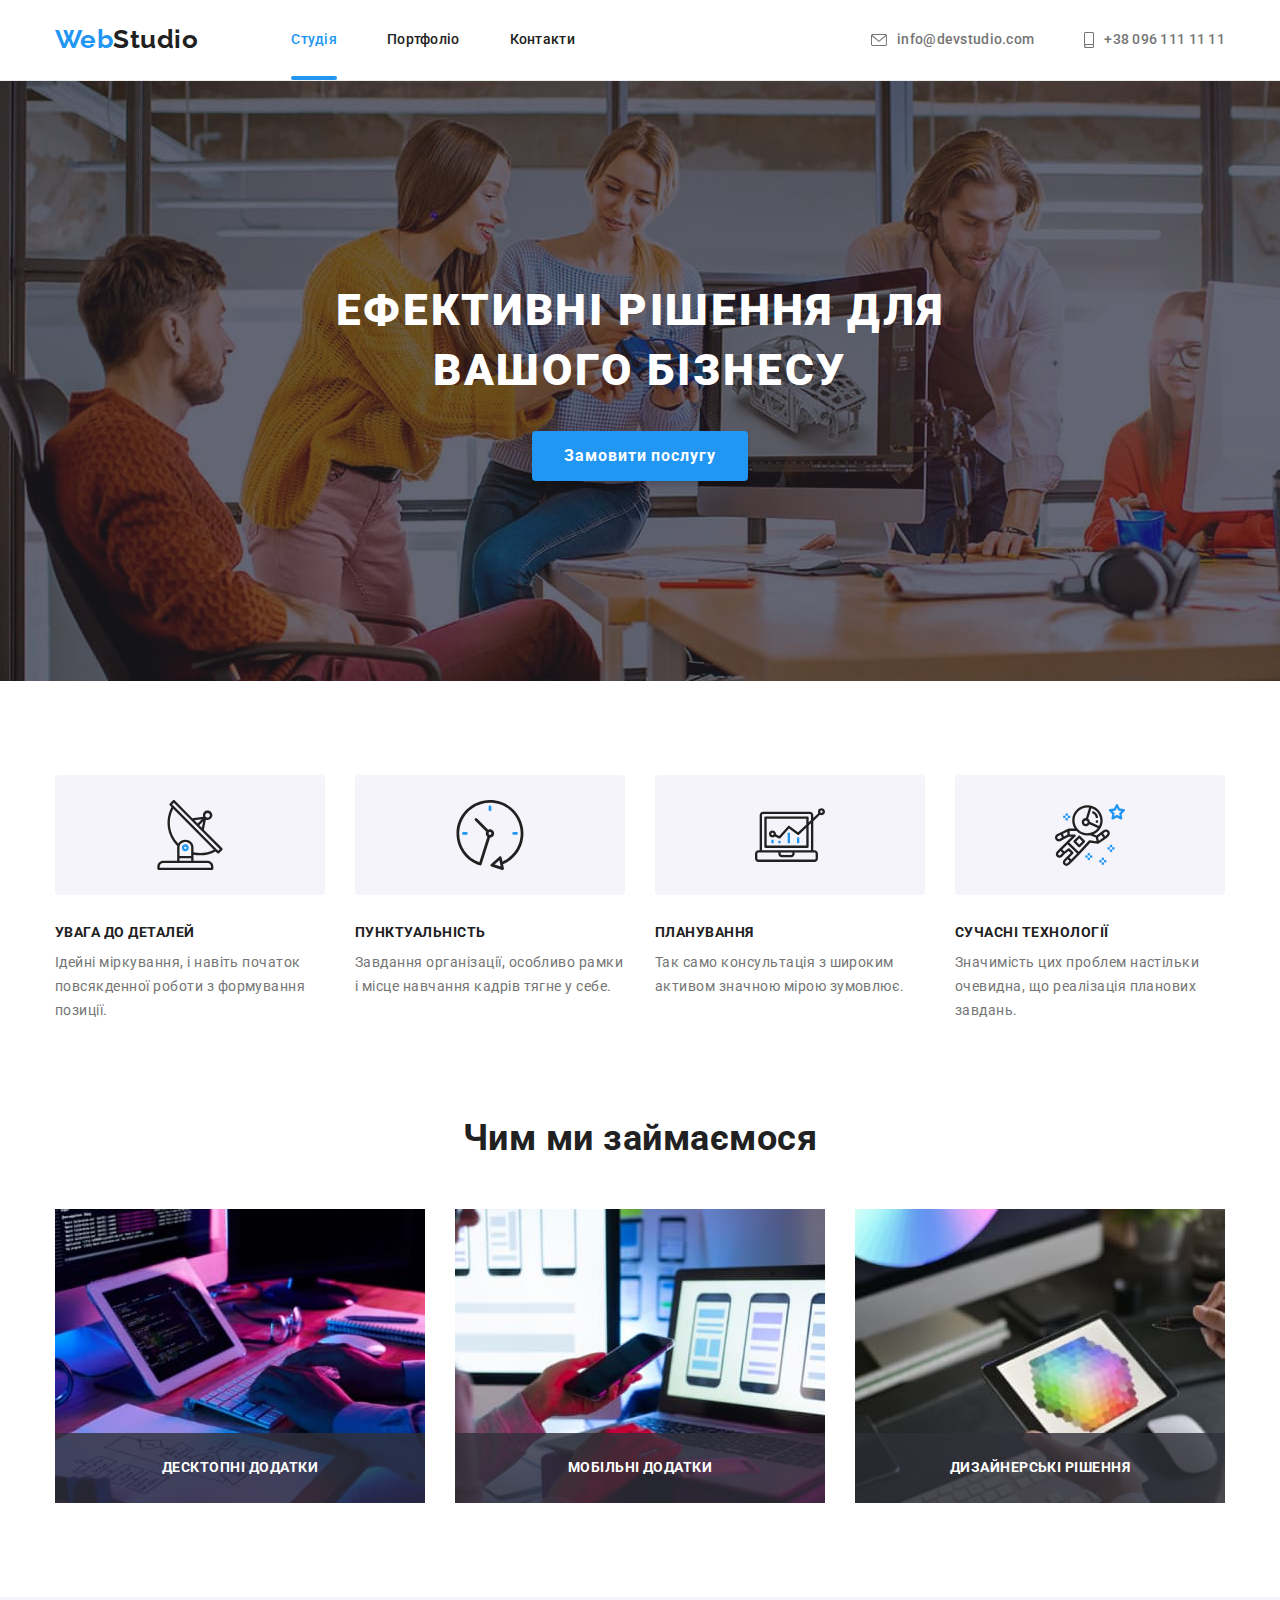
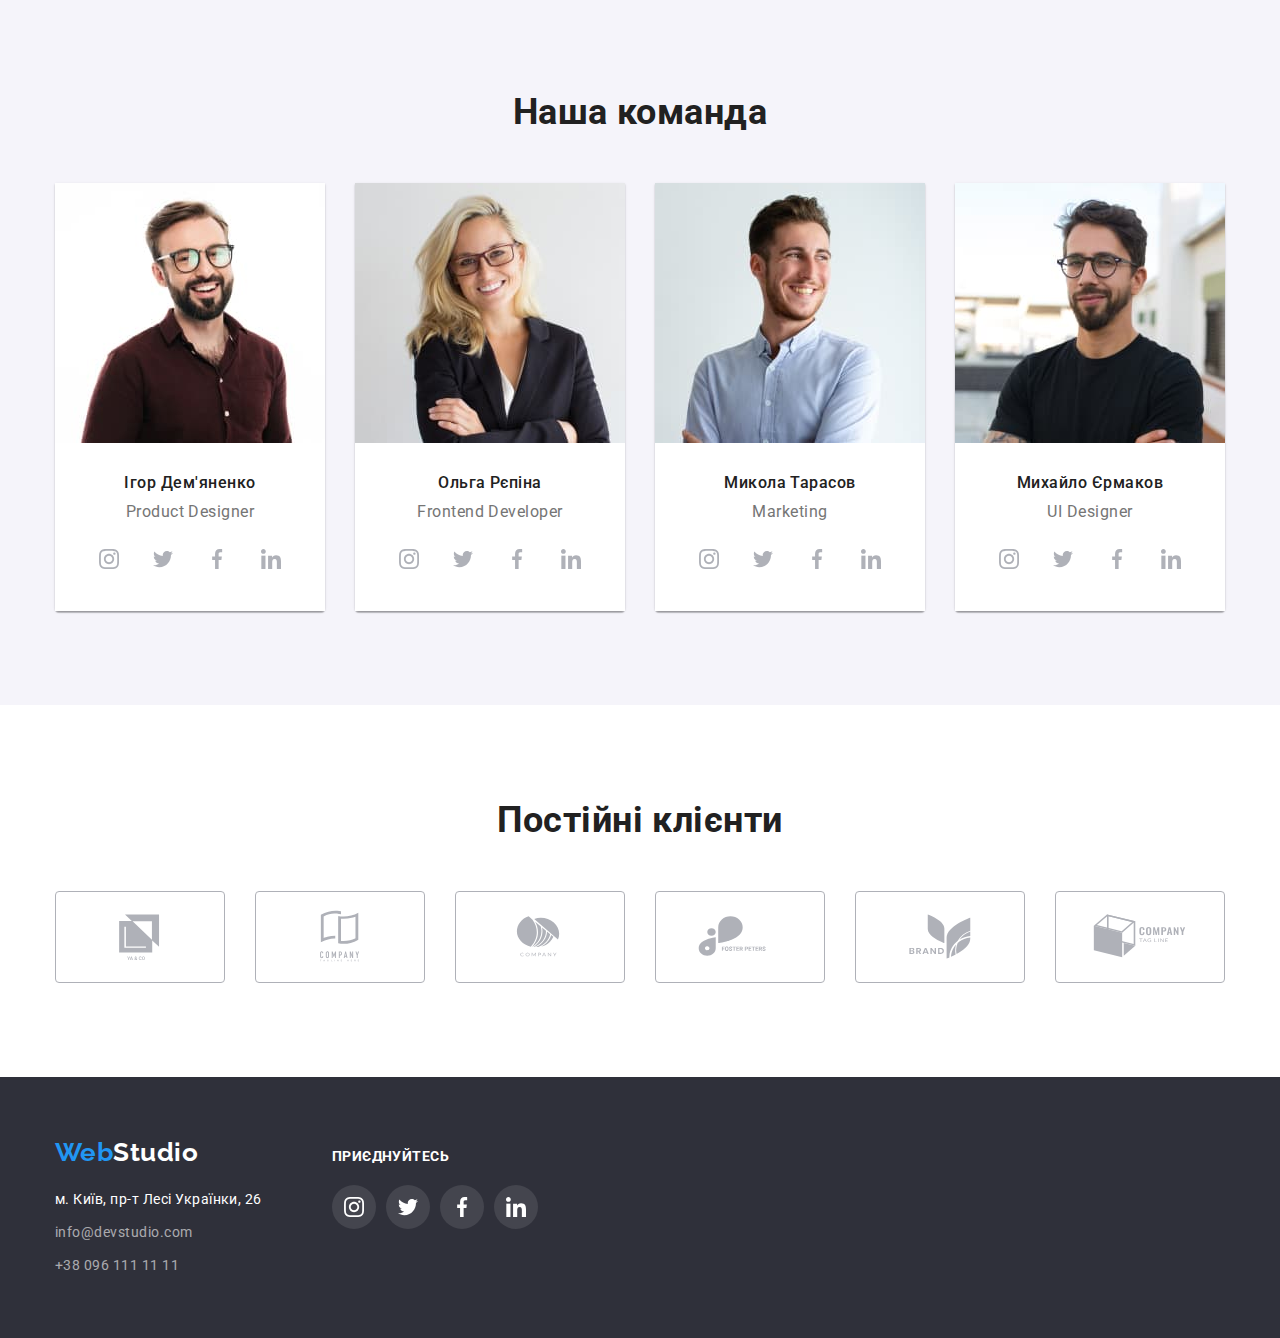
<file: index.html>
<!DOCTYPE html>
<html lang="uk">
  <head>
    <meta charset="UTF-8" />
    <meta http-equiv="X-UA-Compatible" content="IE=edge" />
    <meta name="viewport" content="width=device-width, initial-scale=1.0" />
    <title>WebStudio</title>
    <link
      rel="stylesheet"
      href="https://cdnjs.cloudflare.com/ajax/libs/modern-normalize/1.0.0/modern-normalize.min.css"
    />
    <link rel="preconnect" href="https://fonts.googleapis.com" />
    <link rel="preconnect" href="https://fonts.gstatic.com" crossorigin />
    <link
      href="https://fonts.googleapis.com/css2?family=Raleway:wght@700&family=Roboto:wght@400;500;700;900&display=swap"
      rel="stylesheet"
    />
    <link rel="stylesheet" href="./css/styles.css" />
  </head>
  <body>
    <header class="header">
      <div class="navi-main container">
        <nav class="navi">
          <a href="./index.html" class="header-logo"
            >Web<span class="header-studio">Studio</span></a
          >
          <ul class="navi-list">
            <li class="navi-item">
              <a href="./index.html" class="navigation current">Студія</a>
            </li>
            <li class="navi-item"><a href="./portfolio.html" class="navigation">Портфоліо</a></li>
            <li class="navi-item"><a href="#" class="navigation">Контакти</a></li>
          </ul>
        </nav>

        <ul class="cont-list">
          <li class="cont-item contacts">
            <a href="mailto:info@devstudio.com" class="contacts-top"
              ><svg class="icon-contacts" width="16" height="12">
                <use href="./images/icons.svg#icon-envelope"></use></svg
              >info@devstudio.com</a
            >
          </li>
          <li class="cont-item">
            <a href="tel:+380961111111" class="contacts-top"
              ><svg class="icon-contacts" width="10" height="16">
                <use href="./images/icons.svg#icon-smartphone"></use></svg
              >+38 096 111 11 11</a
            >
          </li>
        </ul>
      </div>
    </header>
    <main>
      <section class="hero">
        <div class="container">
          <h1 class="hero-title">Ефективні рішення для вашого бізнесу</h1>
          <button type="button" class="button-hero" data-modal-open>Замовити послугу</button>
        </div>
      </section>
      <section class="advantages section">
        <div class="container">
          <h2 class="visually-hidden">Наші переваги</h2>
          <ul class="advantages-list">
            <li class="advantages-item icon-antenna">
              <h3 class="advantages-subtitle">Увага до деталей</h3>
              <p class="advantages-text">
                Ідейні міркування, і навіть початок повсякденної роботи з формування позиції.
              </p>
            </li>
            <li class="advantages-item icon-clock">
              <h3 class="advantages-subtitle">Пунктуальність</h3>
              <p class="advantages-text">
                Завдання організації, особливо рамки і місце навчання кадрів тягне у себе.
              </p>
            </li>
            <li class="advantages-item icon-diagram">
              <h3 class="advantages-subtitle">Планування</h3>
              <p class="advantages-text">
                Так само консультація з широким активом значною мірою зумовлює.
              </p>
            </li>
            <li class="advantages-item icon-astronaut">
              <h3 class="advantages-subtitle">Сучасні технології</h3>
              <p class="advantages-text">
                Значимість цих проблем настільки очевидна, що реалізація планових завдань.
              </p>
            </li>
          </ul>
        </div>
      </section>
      <section class="projects section">
        <div class="container">
          <h2 class="title projects-title">Чим ми займаємося</h2>
          <ul class="projects-list">
            <li class="projects-item">
              <h3 class="projects-subtitle">Десктопні додатки</h3>
              <img src="./images/imgone.jpg" alt="Програміст працює" width="370" />
            </li>
            <li class="projects-item">
              <h3 class="projects-subtitle">Мобільні додатки</h3>
              <img src="./images/imgtwo.jpg" alt=" Веб дизайнер розробляє додаток" width="370" />
            </li>
            <li class="projects-item">
              <h3 class="projects-subtitle">Дизайнерські рішення</h3>
              <img src="./images/imgthree.jpg" alt="Художник працює з планшетом" width="370" />
            </li>
          </ul>
        </div>
      </section>
      <section class="profile section">
        <div class="container">
          <h2 class="title profile-title">Наша команда</h2>
          <ul class="profile-list">
            <li class="profile-box">
              <img src="./images/teamone.jpg" alt="Ігор Дем'яненко" width="270" />
              <div class="profile-background">
                <h3 class="profile-subtitle">Ігор Дем'яненко</h3>
                <p lang="en" class="profile-text">Product Designer</p>
                <ul class="network-list">
                  <li>
                    <a href="" class="network-link"
                      ><svg class="icon-net" width="20" height="20">
                        <use href="./images/icons.svg#icon-instagram"></use></svg
                    ></a>
                  </li>
                  <li>
                    <a href="" class="network-link"
                      ><svg class="icon-net" width="20" height="20">
                        <use href="./images/icons.svg#icon-twitter"></use></svg
                    ></a>
                  </li>
                  <li>
                    <a href="" class="network-link"
                      ><svg class="icon-net" width="20" height="20">
                        <use href="./images/icons.svg#icon-facebook"></use></svg
                    ></a>
                  </li>
                  <li>
                    <a href="" class="network-link"
                      ><svg class="icon-net" width="20" height="20">
                        <use href="./images/icons.svg#icon-linkedin"></use></svg
                    ></a>
                  </li>
                </ul>
              </div>
            </li>
            <li class="profile-box">
              <img src="./images/teamtwo.jpg" alt="Ольга Рєпіна" width="270" />
              <div class="profile-background">
                <h3 class="profile-subtitle">Ольга Рєпіна</h3>
                <p lang="en" class="profile-text">Frontend Developer</p>
                <ul class="network-list">
                  <li class="network-item">
                    <a href="" class="network-link"
                      ><svg class="icon-net" width="20" height="20">
                        <use href="./images/icons.svg#icon-instagram"></use></svg
                    ></a>
                  </li>
                  <li class="network-item">
                    <a href="" class="network-link"
                      ><svg class="icon-net" width="20" height="20">
                        <use href="./images/icons.svg#icon-twitter"></use></svg
                    ></a>
                  </li>
                  <li class="network-item">
                    <a href="" class="network-link"
                      ><svg class="icon-net" width="20" height="20">
                        <use href="./images/icons.svg#icon-facebook"></use></svg
                    ></a>
                  </li>
                  <li class="network-item">
                    <a href="" class="network-link"
                      ><svg class="icon-net" width="20" height="20">
                        <use href="./images/icons.svg#icon-linkedin"></use></svg
                    ></a>
                  </li>
                </ul>
              </div>
            </li>
            <li class="profile-box">
              <img src="./images/teamthree.jpg" alt="Микола Тарасов" width="270" />
              <div class="profile-background">
                <h3 class="profile-subtitle">Микола Тарасов</h3>
                <p lang="en" class="profile-text">Marketing</p>
                <ul class="network-list">
                  <li class="network-item">
                    <a href="" class="network-link"
                      ><svg class="icon-net" width="20" height="20">
                        <use href="./images/icons.svg#icon-instagram"></use></svg
                    ></a>
                  </li>
                  <li class="network-item">
                    <a href="" class="network-link"
                      ><svg class="icon-net" width="20" height="20">
                        <use href="./images/icons.svg#icon-twitter"></use></svg
                    ></a>
                  </li>
                  <li class="network-item">
                    <a href="" class="network-link"
                      ><svg class="icon-net" width="20" height="20">
                        <use href="./images/icons.svg#icon-facebook"></use></svg
                    ></a>
                  </li>
                  <li class="network-item">
                    <a href="" class="network-link"
                      ><svg class="icon-net" width="20" height="20">
                        <use href="./images/icons.svg#icon-linkedin"></use></svg
                    ></a>
                  </li>
                </ul>
              </div>
            </li>
            <li class="profile-box">
              <img src="./images/teamfour.jpg" alt="Михайло Єрмаков" width="270" />
              <div class="profile-background">
                <h3 class="profile-subtitle">Михайло Єрмаков</h3>
                <p lang="en" class="profile-text">UI Designer</p>
                <ul class="network-list">
                  <li class="network-item">
                    <a href="" class="network-link"
                      ><svg class="icon-net" width="20" height="20">
                        <use href="./images/icons.svg#icon-instagram"></use></svg
                    ></a>
                  </li>
                  <li class="network-item">
                    <a href="" class="network-link"
                      ><svg class="icon-net" width="20" height="20">
                        <use href="./images/icons.svg#icon-twitter"></use></svg
                    ></a>
                  </li>
                  <li class="network-item">
                    <a href="" class="network-link"
                      ><svg class="icon-net" width="20" height="20">
                        <use href="./images/icons.svg#icon-facebook"></use></svg
                    ></a>
                  </li>
                  <li class="network-item">
                    <a href="" class="network-link"
                      ><svg class="icon-net" width="20" height="20">
                        <use href="./images/icons.svg#icon-linkedin"></use></svg
                    ></a>
                  </li>
                </ul>
              </div>
            </li>
          </ul>
        </div>
      </section>
      <section class="clients section">
        <div class="container">
          <h2 class="title">Постійні клієнти</h2>
          <ul class="clients-list">
            <li class="clients-item">
              <a href="" class="clients-link"
                ><svg width="106" height="60" class="icon-clients">
                  <use href="./images/icons.svg#icon-logoyaco"></use></svg
              ></a>
            </li>
            <li class="clients-item">
              <a href="" class="clients-link"
                ><svg width="106" height="60" class="icon-clients">
                  <use href="./images/icons.svg#icon-logotagline"></use></svg
              ></a>
            </li>
            <li class="clients-item">
              <a href="" class="clients-link"
                ><svg width="106" height="60" class="icon-clients">
                  <use href="./images/icons.svg#icon-logocompany"></use></svg
              ></a>
            </li>
            <li class="clients-item">
              <a href="" class="clients-link"
                ><svg width="106" height="60" class="icon-clients">
                  <use href="./images/icons.svg#icon-logofoster"></use></svg
              ></a>
            </li>
            <li class="clients-item">
              <a href="" class="clients-link"
                ><svg width="106" height="60" class="icon-clients">
                  <use href="./images/icons.svg#icon-logobrand"></use></svg
              ></a>
            </li>
            <li class="clients-item">
              <a href="" class="clients-link"
                ><svg width="106" height="60" class="icon-clients">
                  <use href="./images/icons.svg#icon-logotagcompany"></use></svg
              ></a>
            </li>
          </ul>
        </div>
      </section>
    </main>
    <footer class="footer">
      <div class="footer-container">
        <div class="contacts-block">
          <a href="./index.html" class="footer-logo"
            >Web<span class="footer-studio">Studio</span></a
          >
          <address>
            <ul class="address-list">
              <li class="address-item">
                <a
                  href="https://goo.gl/maps/CPtrU1FHBa2aNyZL9"
                  target="_blank"
                  rel="noopener noreferrer nofollow"
                  class="map-link"
                  >м. Київ, пр-т Лесі Українки, 26
                </a>
              </li>
              <li class="address-item">
                <a href="mailto:info@devstudio.com" class="contacts-bottom">info@devstudio.com</a>
              </li>
              <li class="address-item">
                <a href="tel:+380961111111" class="contacts-bottom">+38 096 111 11 11</a>
              </li>
            </ul>
          </address>
        </div>
        <div class="footer-social">
          <p class="footer-subtitle">Приєднуйтесь</p>
          <ul class="network-list">
            <li class="footer-item">
              <a href="" class="footer-link">
                <svg class="icon-net" width="20" height="20">
                  <use href="./images/icons.svg#icon-instagram"></use>
                </svg>
              </a>
            </li>
            <li class="footer-item">
              <a href="" class="footer-link"
                ><svg class="icon-net" width="20" height="20">
                  <use href="./images/icons.svg#icon-twitter"></use></svg
              ></a>
            </li>
            <li class="footer-item">
              <a href="" class="footer-link"
                ><svg class="icon-net" width="20" height="20">
                  <use href="./images/icons.svg#icon-facebook"></use></svg
              ></a>
            </li>
            <li class="footer-item">
              <a href="" class="footer-link"
                ><svg class="icon-net" width="20" height="20">
                  <use href="./images/icons.svg#icon-linkedin"></use></svg
              ></a>
            </li>
          </ul>
        </div>
      </div>
    </footer>

    <div class="backdrop is-hidden" data-modal>
      <div class="modal">
        <button class="modal-close-btn icon-modal" type="button" data-modal-close></button>
      </div>
    </div>

    <script src="./js/modal.js"></script>
  </body>
</html>
</file>
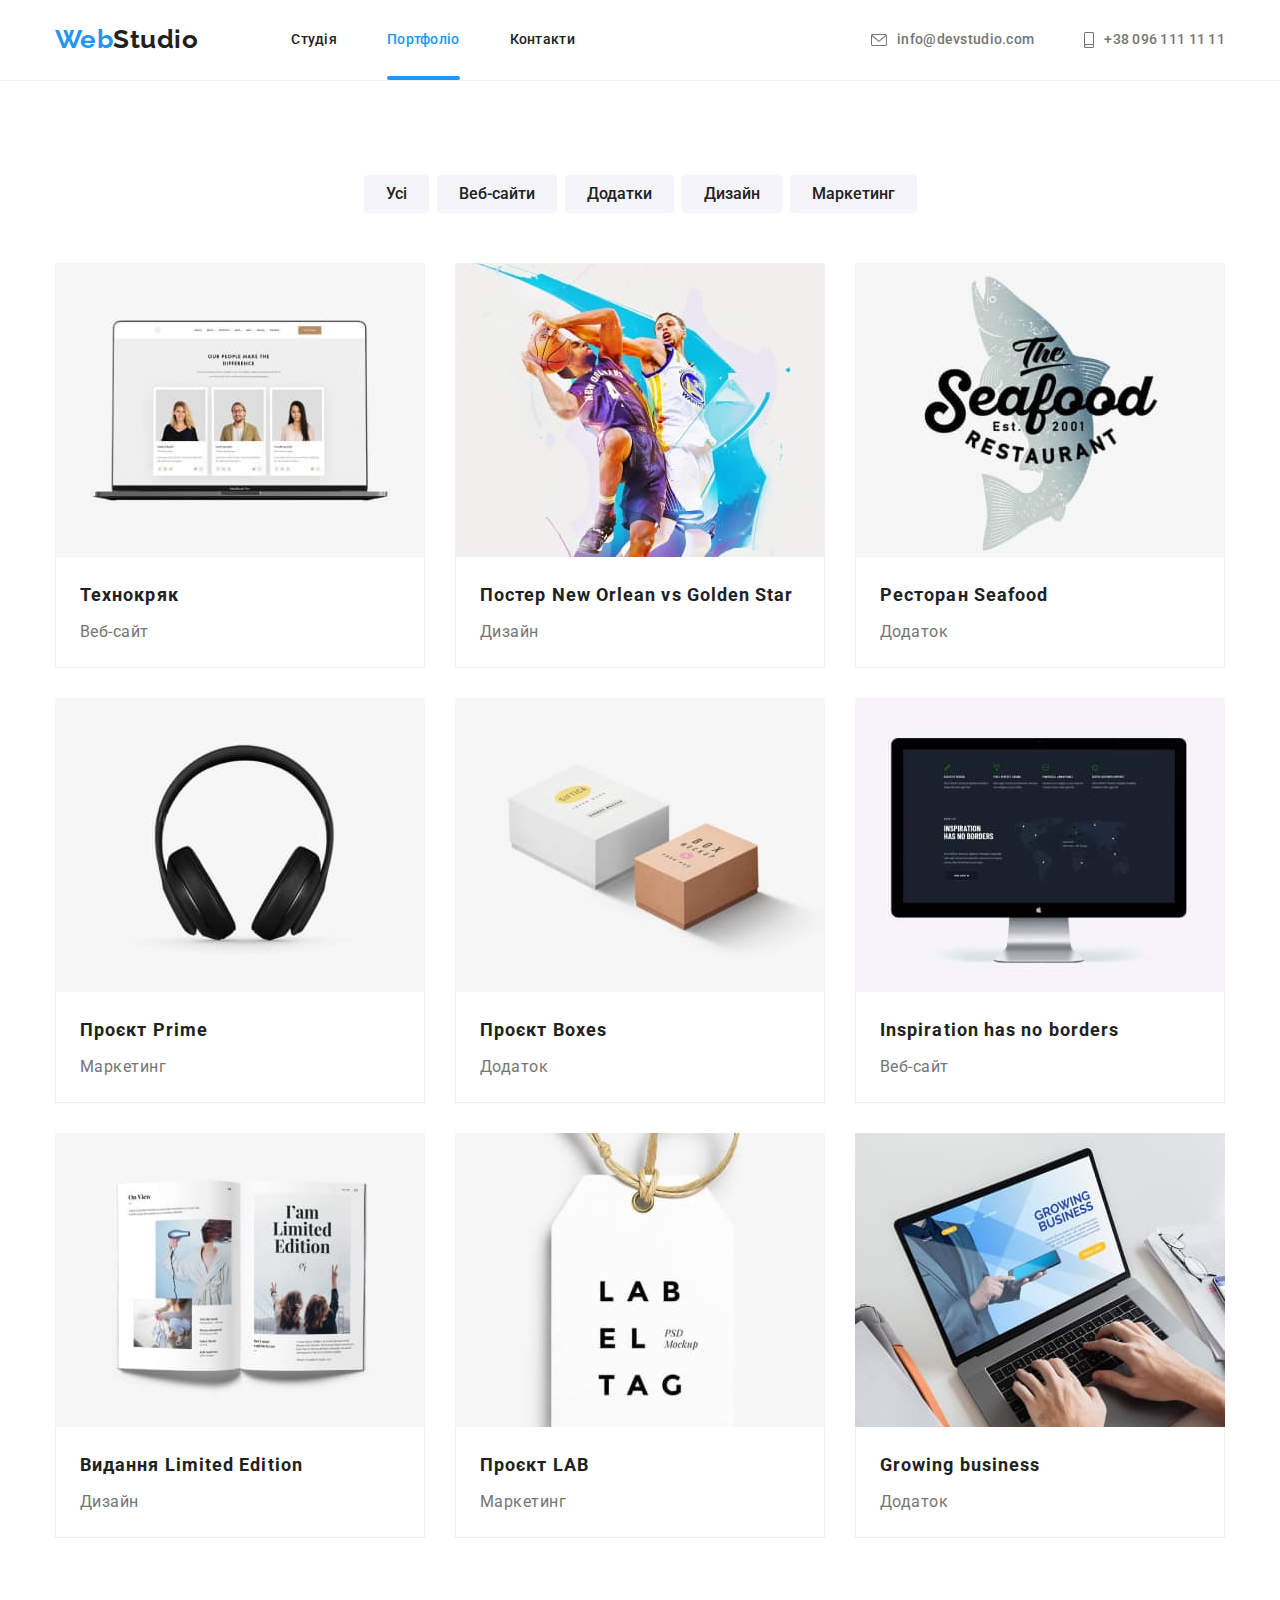
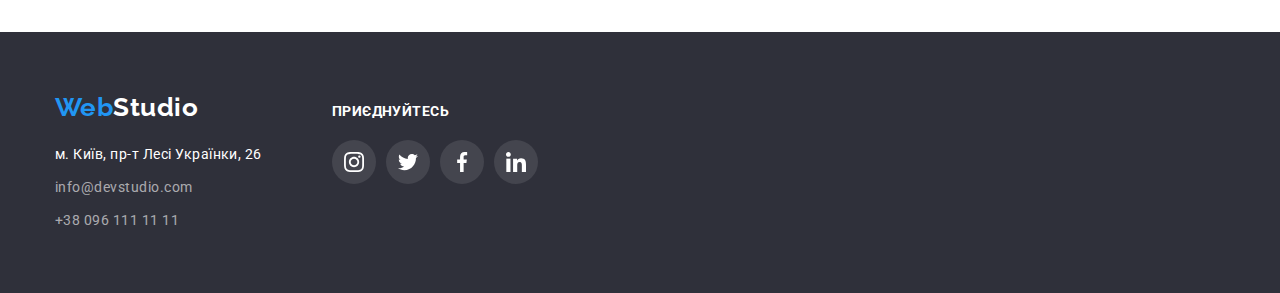
<file: portfolio.html>
<!DOCTYPE html>
<html lang="uk">
  <head>
    <meta charset="UTF-8" />
    <meta http-equiv="X-UA-Compatible" content="IE=edge" />
    <meta name="viewport" content="width=device-width, initial-scale=1.0" />
    <title>Portfolio</title>
    <link
      rel="stylesheet"
      href="https://cdnjs.cloudflare.com/ajax/libs/modern-normalize/1.0.0/modern-normalize.min.css"
    />
    <link rel="preconnect" href="https://fonts.googleapis.com" />
    <link rel="preconnect" href="https://fonts.gstatic.com" crossorigin />
    <link
      href="https://fonts.googleapis.com/css2?family=Raleway:wght@700&family=Roboto:wght@400;500;700;900&display=swap"
      rel="stylesheet"
    />
    <link rel="stylesheet" href="./css/styles.css" />
  </head>
  <body>
    <header class="header">
      <div class="navi-main container">
        <nav class="navi">
          <a href="./index.html" class="header-logo"
            >Web<span class="header-studio">Studio</span></a
          >
          <ul class="navi-list">
            <li class="navi-item">
              <a href="./index.html" class="navigation">Студія</a>
            </li>
            <li class="navi-item">
              <a href="./portfolio.html" class="navigation current">Портфоліо</a>
            </li>
            <li class="navi-item"><a href="#" class="navigation">Контакти</a></li>
          </ul>
        </nav>

        <ul class="cont-list">
          <li class="cont-item contacts">
            <a href="mailto:info@devstudio.com" class="contacts-top"
              ><svg class="icon-contacts" width="16" height="12">
                <use href="./images/icons.svg#icon-envelope"></use></svg
              >info@devstudio.com</a
            >
          </li>
          <li class="cont-item">
            <a href="tel:+380961111111" class="contacts-top"
              ><svg class="icon-contacts" width="10" height="16">
                <use href="./images/icons.svg#icon-smartphone"></use></svg
              >+38 096 111 11 11</a
            >
          </li>
        </ul>
      </div>
    </header>
    <main>
      <section class="portfolio section">
        <div class="container">
          <h1 class="visually-hidden">Наші роботи</h1>
          <ul class="portfolio-list">
            <li class="portfolio-item">
              <button type="button" class="portfolio-buttons">Усі</button>
            </li>
            <li class="portfolio-item">
              <button type="button" class="portfolio-buttons">Веб-сайти</button>
            </li>
            <li class="portfolio-item">
              <button type="button" class="portfolio-buttons">Додатки</button>
            </li>
            <li class="portfolio-item">
              <button type="button" class="portfolio-buttons">Дизайн</button>
            </li>
            <li class="portfolio-item">
              <button type="button" class="portfolio-buttons">Маркетинг</button>
            </li>
          </ul>

          <ul class="gallery">
            <li class="gallery-box">
              <a class="gallery-link" href="#"
                ><div class="gallery-overflow">
                  <p class="gallery-text-hidden">
                    Ресурс пропонує комплексні пропозиції з різним рівнем функціоналу та сервісів.
                    Все це дозволить відвідувачу отримати вичерпні відомості про компанію чи
                    приватну особу.
                  </p>
                  <img src="./images/techcrack.jpg" alt="Ноутбук відкритий" width="370" />
                </div>
                <div class="gallery-item">
                  <h2 class="gallery-title">Технокряк</h2>
                  <p class="gallery-text">Веб-сайт</p>
                </div>
              </a>
            </li>
            <li class="gallery-box">
              <a class="gallery-link" href="#"
                ><div class="gallery-overflow">
                  <p class="gallery-text-hidden">
                    Ресурс пропонує комплексні пропозиції з різним рівнем функціоналу та сервісів.
                    Все це дозволить відвідувачу отримати вичерпні відомості про компанію чи
                    приватну особу.
                  </p>
                  <img src="./images/basketball.jpg" alt="Два баскетболіста грають" width="370" />
                </div>
                <div class="gallery-item">
                  <h2 class="gallery-title">Постер New Orlean vs Golden Star</h2>
                  <p class="gallery-text">Дизайн</p>
                </div>
              </a>
            </li>
            <li class="gallery-box">
              <a class="gallery-link" href="#"
                ><div class="gallery-overflow">
                  <p class="gallery-text-hidden">
                    Ресурс пропонує комплексні пропозиції з різним рівнем функціоналу та сервісів.
                    Все це дозволить відвідувачу отримати вичерпні відомості про компанію чи
                    приватну особу.
                  </p>
                  <img src="./images/seafood.jpg" alt="Риба" width="370" />
                </div>
                <div class="gallery-item">
                  <h2 class="gallery-title">Ресторан Seafood</h2>
                  <p class="gallery-text">Додаток</p>
                </div>
              </a>
            </li>
            <li class="gallery-box">
              <a class="gallery-link" href="#"
                ><div class="gallery-overflow">
                  <p class="gallery-text-hidden">
                    Ресурс пропонує комплексні пропозиції з різним рівнем функціоналу та сервісів.
                    Все це дозволить відвідувачу отримати вичерпні відомості про компанію чи
                    приватну особу.
                  </p>
                  <img src="./images/prime.jpg" alt="Навушники" width="370" />
                </div>
                <div class="gallery-item">
                  <h2 class="gallery-title">Проєкт Prime</h2>
                  <p class="gallery-text">Маркетинг</p>
                </div>
              </a>
            </li>
            <li class="gallery-box">
              <a class="gallery-link" href="#">
                <div class="gallery-overflow">
                  <p class="gallery-text-hidden">
                    Ресурс пропонує комплексні пропозиції з різним рівнем функціоналу та сервісів.
                    Все це дозволить відвідувачу отримати вичерпні відомості про компанію чи
                    приватну особу.
                  </p>
                  <img src="./images/boxes.jpg" alt="Дві коробки" width="370" />
                </div>
                <div class="gallery-item">
                  <h2 class="gallery-title">Проєкт Boxes</h2>
                  <p class="gallery-text">Додаток</p>
                </div>
              </a>
            </li>
            <li class="gallery-box">
              <a class="gallery-link" href="#">
                <div class="gallery-overflow">
                  <p class="gallery-text-hidden">
                    Ресурс пропонує комплексні пропозиції з різним рівнем функціоналу та сервісів.
                    Все це дозволить відвідувачу отримати вичерпні відомості про компанію чи
                    приватну особу.
                  </p>
                  <img src="./images/inspiration.jpg" alt="Монітор комп'ютера" width="370" />
                </div>
                <div class="gallery-item">
                  <h2 lang="en" class="gallery-title">Inspiration has no borders</h2>
                  <p class="gallery-text">Веб-сайт</p>
                </div>
              </a>
            </li>
            <li class="gallery-box">
              <a class="gallery-link" href="#">
                <div class="gallery-overflow">
                  <p class="gallery-text-hidden">
                    Ресурс пропонує комплексні пропозиції з різним рівнем функціоналу та сервісів.
                    Все це дозволить відвідувачу отримати вичерпні відомості про компанію чи
                    приватну особу.
                  </p>
                  <img src="./images/limited.jpg" alt="Розгорнутий журнал" width="370" />
                </div>
                <div class="gallery-item">
                  <h2 class="gallery-title">Видання Limited Edition</h2>
                  <p class="gallery-text">Дизайн</p>
                </div>
              </a>
            </li>
            <li class="gallery-box">
              <a class="gallery-link" href="#">
                <div class="gallery-overflow">
                  <p class="gallery-text-hidden">
                    Ресурс пропонує комплексні пропозиції з різним рівнем функціоналу та сервісів.
                    Все це дозволить відвідувачу отримати вичерпні відомості про компанію чи
                    приватну особу.
                  </p>
                  <img src="./images/lab.jpg" alt="Біла бірка" width="370" />
                </div>
                <div class="gallery-item">
                  <h2 class="gallery-title">Проєкт LAB</h2>
                  <p class="gallery-text">Маркетинг</p>
                </div>
              </a>
            </li>
            <li class="gallery-box">
              <a class="gallery-link" href="#">
                <div class="gallery-overflow">
                  <p class="gallery-text-hidden">
                    Ресурс пропонує комплексні пропозиції з різним рівнем функціоналу та сервісів.
                    Все це дозволить відвідувачу отримати вичерпні відомості про компанію чи
                    приватну особу.
                  </p>
                  <img src="./images/growing.jpg" alt="Відкритий ноутбук" width="370" />
                </div>
                <div class="gallery-item">
                  <h2 lang="en" class="gallery-title">Growing business</h2>
                  <p class="gallery-text">Додаток</p>
                </div>
              </a>
            </li>
          </ul>
        </div>
      </section>
    </main>
    <footer class="footer">
      <div class="footer-container">
        <div class="contacts-block">
          <a href="./index.html" class="footer-logo"
            >Web<span class="footer-studio">Studio</span></a
          >
          <address>
            <ul class="address-list">
              <li class="address-item">
                <a
                  href="https://goo.gl/maps/CPtrU1FHBa2aNyZL9"
                  target="_blank"
                  rel="noopener noreferrer nofollow"
                  class="map-link"
                  >м. Київ, пр-т Лесі Українки, 26
                </a>
              </li>
              <li class="address-item">
                <a href="mailto:info@devstudio.com" class="contacts-bottom">info@devstudio.com</a>
              </li>
              <li class="address-item">
                <a href="tel:+380961111111" class="contacts-bottom">+38 096 111 11 11</a>
              </li>
            </ul>
          </address>
        </div>
        <div class="footer-social">
          <p class="footer-subtitle">Приєднуйтесь</p>
          <ul class="network-list">
            <li class="footer-item">
              <a href="" class="footer-link">
                <svg class="icon-net" width="20" height="20">
                  <use href="./images/icons.svg#icon-instagram"></use>
                </svg>
              </a>
            </li>
            <li class="footer-item">
              <a href="" class="footer-link"
                ><svg class="icon-net" width="20" height="20">
                  <use href="./images/icons.svg#icon-twitter"></use></svg
              ></a>
            </li>
            <li class="footer-item">
              <a href="" class="footer-link"
                ><svg class="icon-net" width="20" height="20">
                  <use href="./images/icons.svg#icon-facebook"></use></svg
              ></a>
            </li>
            <li class="footer-item">
              <a href="" class="footer-link"
                ><svg class="icon-net" width="20" height="20">
                  <use href="./images/icons.svg#icon-linkedin"></use></svg
              ></a>
            </li>
          </ul>
        </div>
      </div>
    </footer>
  </body>
</html>
</file>
<file: css/styles.css>
/* основний фон білий #ffffff */
/* акцент #2196f3 */
/* основний колір тексту #757575; */
/* колір заголовків текстку #212121; */
/* колір фону футера #2f303a */
/* 
 */

:root {
  --primary-text-color: #757575;
  --title-text-color: #212121;
  --primary-text-footer: rgba(255, 255, 255, 0.6);
  --accent-color: #2196f3;
  --primary-white-color: #ffffff;
  --primary-background-footer: #2f303a;
  --filter-background: #f5f4fa;
  --primary-icon-color: #afb1b8;
  --item-set-gap: 30px;
  --icon-set-gap: 10px;
}

body {
  background-color: var(--primary-white-color);
  color: var(--primary-text-color);
  font-family: 'Roboto', sans-serif;
  letter-spacing: 0.03em;
}

h1,
h2,
h3,
h4,
h5,
h6,
p {
  margin: 0;
}
ul {
  list-style: none;
  margin: 0;
  padding: 0;
}

img {
  display: block;
  /* object-fit: cover; */
}
.section {
  padding-top: 94px;
  padding-bottom: 94px;
}

.container {
  width: 1200px;
  padding-left: 15px;
  padding-right: 15px;
  margin: 0 auto;
}

/* .list {
  list-style-type: none;
  display: flex;
  margin: 0;
  padding: 0;
} */

.title {
  color: var(--title-text-color);
  font-weight: 700;
  font-size: 36px;
  line-height: 1.17;
  text-align: center;
  margin-bottom: 50px;
}
/* Логотип верхній */

.header-logo {
  font-family: 'Raleway', sans-serif;
  color: var(--accent-color);
  font-weight: 700;
  font-size: 26px;
  line-height: 1.19;
  text-decoration-line: none;
  padding-top: 24px;
  padding-bottom: 25px;
  margin-right: 93px;
}

.header-studio {
  font-family: 'raleway', sans-serif;
  color: var(--title-text-color);
  font-weight: 700;
  font-size: 26px;
  line-height: 1.19;
  text-decoration-line: none;
  padding-top: 24px;
  padding-bottom: 25px;
}

.header {
  border-bottom: 1px solid #ececec;
}

/* Навігація */
.navi-main {
  display: flex;
}

.navi {
  padding: 0;
  margin: 0;
  display: flex;
  align-items: center;
  margin-right: auto;
}

.navi-list {
  display: flex;
  align-items: center;
  padding: 0;
  margin: 0;
}

.navi-item {
  display: flex;
  align-content: center;
  /* position: relative; */
}

.navi-item:not(:last-child) {
  margin-right: 50px;
}

.navigation {
  color: var(--title-text-color);
  text-decoration-line: none;
  font-weight: 500;
  font-size: 14px;
  line-height: 1.14;
  letter-spacing: 0.02em;
  padding-top: 32px;
  padding-bottom: 32px;
  transition: color 250ms cubic-bezier(0.4, 0, 0.2, 1);
  position: relative;
}

.navigation:hover,
.navigation:focus {
  color: var(--accent-color);
}

.navigation.current::after {
  content: '';
  position: absolute;
  width: 100%;
  height: 4px;
  background-color: var(--accent-color);
  border-radius: 2px;
  bottom: 0;
  right: 0px;
}

.navigation.current {
  color: var(--accent-color);
}

/* Контакти */

.cont-list {
  display: flex;
  align-items: center;
  padding: 0;
  margin: 0;
}

.cont-item {
  display: flex;
  align-content: center;
  justify-content: center;
}

.icon-contacts {
  margin-right: 10px;
}

.cont-item.contacts:not(:last-child) {
  margin-right: 50px;
}
.contacts-list {
  list-style-type: none;
}

.contacts-top {
  color: var(--primary-text-color);
  text-decoration-line: none;
  font-weight: 500;
  font-size: 14px;
  line-height: 1.14;
  letter-spacing: 0.02em;
  padding-top: 32px;
  padding-bottom: 32px;
  fill: var(--primary-text-color);
  display: flex;
  align-items: center;
  justify-content: center;
  transition: color 250ms cubic-bezier(0.4, 0, 0.2, 1), fill 250ms cubic-bezier(0.4, 0, 0.2, 1);
}

.contacts-top:hover,
.contacts-top:focus {
  color: var(--accent-color);
  fill: var(--accent-color);
}

/* Герой */

.hero {
  background-color: var(--primary-background-footer);
  display: flex;
  flex-direction: column;
  align-items: center;
  padding-top: 200px;
  padding-bottom: 200px;
  max-width: 1600px;
  height: 600px;
  margin: 0 auto;
  background-image: linear-gradient(to right, rgba(47, 48, 58, 0.4), rgba(47, 48, 58, 0.4)),
    url(../images/herobackground.jpg);
}

.hero-title {
  color: var(--primary-white-color);
  font-weight: 900;
  font-size: 44px;
  line-height: 1.36;
  text-align: center;
  letter-spacing: 0.06em;
  text-transform: uppercase;
  display: flex;
  width: 696px;
  margin-bottom: 30px;
  margin-right: auto;
  margin-left: auto;
}

.container > .button-hero {
  display: flex;
  margin: 0 auto;
}

.button-hero {
  font-family: inherit;
  color: var(--primary-white-color);
  background-color: var(--accent-color);
  border-color: var(--accent-color);
  border-radius: 4px;
  border-style: none;
  font-weight: 700;
  font-size: 16px;
  line-height: 1.88;
  letter-spacing: 0.06em;
  cursor: pointer;
  box-shadow: 0px 4px 4px rgba(0, 0, 0, 0.15);
  padding: 10px 32px;
  transition: background-color 250ms cubic-bezier(0.4, 0, 0.2, 1),
    border-color 250ms cubic-bezier(0.4, 0, 0.2, 1);
}

.button-hero:hover,
.button-hero:focus {
  background-color: #188ce8;
  border-color: #188ce8;
}

/* Наші переваги */

.advantages-list {
  display: flex;
  gap: var(--item-set-gap);
}

.advantages-item::before {
  content: '';
  display: block;
  height: 120px;
  background-color: var(--filter-background);
  padding: 25px 100px;
  margin-bottom: 30px;
  background-position: center;
  background-repeat: no-repeat;
  border-radius: 4px;
}
.icon-antenna::before {
  background-image: url(../images/antenna.svg);
}
.icon-clock::before {
  background-image: url(../images/clock.svg);
}
.icon-diagram::before {
  background-image: url(../images/diagram.svg);
}
.icon-astronaut::before {
  background-image: url(../images/astronaut.svg);
}
.advantages-item {
  width: 270px;
  text-align: left;
}
/* .advantages-item:not(:last-child) {
  margin-right: 30px;
} */

.advantages-title {
  visibility: hidden;
  color: var(--title-text-color);
}

.advantages-subtitle {
  color: var(--title-text-color);
  font-weight: 700;
  font-size: 14px;
  line-height: 1.14;
  text-transform: uppercase;
  margin-bottom: 10px;
}

.advantages-text {
  color: var(--primary-text-color);
  font-size: 14px;
  line-height: 1.71;
}

/* Чим ми займаємось */

.projects.section {
  padding-top: 0px;
}

.projects-list {
  position: relative;
  display: flex;
  gap: var(--item-set-gap);
}

.projects-subtitle {
  color: var(--primary-white-color);
  font-weight: 700;
  font-size: 14px;
  line-height: 1.14;
  text-transform: uppercase;
  background-color: rgba(47, 48, 58, 0.8);
  display: flex;
  align-items: center;
  justify-content: center;
  position: absolute;
  width: 370px;
  height: 70px;
  bottom: 0;
}
/* Наша команда */

.profile {
  margin-top: 0;
  margin-bottom: 0;
  background-color: #f5f4fa;
}

.profile-background {
  background-color: var(--primary-white-color);
  padding: 30px;
}

.profile-list {
  display: flex;
  gap: var(--item-set-gap);
}
.profile-box {
  box-shadow: 0px 1px 3px rgba(0, 0, 0, 0.12), 0px 1px 1px rgba(0, 0, 0, 0.14),
    0px 2px 1px rgba(0, 0, 0, 0.2);
  border-radius: 0px 0px 4px 4px;
}

.profile-subtitle {
  color: var(--title-text-color);
  font-weight: 500;
  font-size: 16px;
  line-height: 1.19;
  text-align: center;
  margin-bottom: 10px;
}

.profile-text {
  color: var(--primary-text-color);
  font-size: 16px;
  line-height: 1.19;
  text-align: center;
  margin-bottom: 16px;
}

.network-list {
  display: flex;
  gap: var(--icon-set-gap);
  align-items: center;
  justify-content: center;
}

.network-link {
  display: flex;
  width: 44px;
  height: 44px;
  border-radius: 50%;
  background-color: var(--primary-white-color);
  fill: var(--primary-icon-color);
  justify-content: center;
  align-items: center;
  transition: fill 250ms cubic-bezier(0.4, 0, 0.2, 1),
    background-color 250ms cubic-bezier(0.4, 0, 0.2, 1);
}

.network-link:hover,
.network-link:focus {
  fill: var(--primary-white-color);
  background-color: var(--accent-color);
}

/* Наші клієнти */

.clients-list {
  display: flex;
  gap: var(--item-set-gap);
  justify-content: center;
}
.clients-item {
  display: flex;
  justify-content: center;
  align-items: center;
}

.icon-clients {
  fill: var(--primary-icon-color);
  transition: fill 250ms cubic-bezier(0.4, 0, 0.2, 1);
}
.clients-link {
  width: 170px;
  height: 92px;
  padding: 16px 32px;
  display: flex;
  border: 1px solid var(--primary-icon-color);
  border-radius: 4px;
  align-items: center;
  justify-content: center;
  fill: var(--primary-icon-color);
  transition: fill 250ms cubic-bezier(0.4, 0, 0.2, 1), border 250ms cubic-bezier(0.4, 0, 0.2, 1);
}
.clients-link:hover,
.clients-link:focus {
  border: 1px solid var(--accent-color);
}

.clients-link:hover .icon-clients,
.clients-link:focus .icon-clients {
  fill: var(--accent-color);
}

/* Портфоліо */

.visually-hidden {
  position: absolute;
  white-space: nowrap;
  width: 1px;
  height: 1px;
  overflow: hidden;
  border: 0;
  padding: 0;
  clip: rect(0 0 0 0);
  clip-path: inset(50%);
  margin: -1px;
}
.portfolio-list {
  display: flex;
  justify-content: center;
  align-items: center;
  flex-wrap: wrap;
  gap: 8px;
  margin-bottom: 50px;
}

.portfolio-buttons {
  color: var(--title-text-color);
  background-color: var(--filter-background);
  text-decoration-line: none;
  border-color: var(--filter-background);
  border-radius: 4px;
  border-style: none;
  font-family: inherit;
  font-weight: 500;
  font-size: 16px;
  line-height: 1.63;
  cursor: pointer;
  padding: 6px 22px;
  transition: color 250ms cubic-bezier(0.4, 0, 0.2, 1),
    background-color 250ms cubic-bezier(0.4, 0, 0.2, 1),
    border-color 250ms cubic-bezier(0.4, 0, 0.2, 1), box-shadow 250ms cubic-bezier(0.4, 0, 0.2, 1);
}

.portfolio-buttons:hover,
.portfolio-buttons:focus {
  color: var(--primary-white-color);
  background-color: var(--accent-color);
  border-color: var(--accent-color);
  box-shadow: 0px 3px 1px rgba(0, 0, 0, 0.1), 0px 1px 2px rgba(0, 0, 0, 0.08),
    0px 2px 2px rgba(0, 0, 0, 0.12);
  /* padding: 6px 24px; */
}
/* Галерея */

.gallery {
  list-style-type: none;
  display: flex;
  flex-wrap: wrap;
  gap: var(--item-set-gap);
}

.gallery-link {
  text-decoration-line: none;
  display: flex;
  flex-direction: column;
  transition: box-shadow 250ms cubic-bezier(0.4, 0, 0.2, 1);
}

.gallery-link:hover,
.gallery-link:focus {
  box-shadow: 0px 1px 1px rgba(0, 0, 0, 0.12), 0px 4px 4px rgba(0, 0, 0, 0.06),
    1px 4px 6px rgba(0, 0, 0, 0.16);
  outline: none;
}

.gallery-item {
  display: flex;
  flex-direction: column;
  padding: 20px 24px;
  border-bottom: 1px solid #eeeeee;
  border-right: 1px solid #eeeeee;
  border-left: 1px solid #eeeeee;
}

.gallery-title {
  color: var(--title-text-color);
  font-weight: 700;
  font-size: 18px;
  line-height: 2;
  text-align: left;
  letter-spacing: 0.06em;
  margin-bottom: 4px;
}
.gallery-text {
  color: var(--primary-text-color);
  font-size: 16px;
  line-height: 1.88;
  text-align: left;
}

.gallery-text-hidden {
  position: absolute;
  font-size: 18px;
  line-height: 1.56;
  color: var(--primary-white-color);
  background-color: rgba(33, 150, 243, 0.9);
  display: flex;
  align-items: flex-start;
  justify-content: center;
  top: 0;
  left: 0;
  width: 100%;
  height: 100%;
  padding-left: 47px;
  padding-right: 47px;
  padding-top: 34px;
  transform: translateY(100%);
  transition: transform 250ms cubic-bezier(0.4, 0, 0.2, 1);
}

.gallery-overflow {
  position: relative;
  overflow: hidden;
}

.gallery-link:hover .gallery-text-hidden,
.gallery-link:focus .gallery-text-hidden {
  transform: translateX(0);
}

/* Футер */

.footer {
  background-color: var(--primary-background-footer);
  padding-top: 60px;
  padding-bottom: 60px;
}

.footer-container {
  width: 1200px;

  padding-left: 15px;
  padding-right: 15px;
  /* background-color: salmon; */
  /* outline: 1px solid red; */
  margin: 0 auto;
  display: flex;
  align-items: baseline;
}
/* Логотип нижній */

.footer-logo {
  font-family: 'Raleway', sans-serif;
  color: var(--accent-color);
  text-decoration-line: none;
  font-weight: 700;
  font-size: 26px;
  line-height: 1.19;
  margin-bottom: 20px;
  display: flex;
}

.footer-studio {
  font-family: 'Raleway', sans-serif;
  color: var(--primary-white-color);
  font-weight: 700;
  font-size: 26px;
  line-height: 1.19;
}

/* Контакти нижні */

.address-list {
  display: flex;
  flex-direction: column;
  gap: 9px;
}

.map-link {
  color: var(--primary-white-color);
  text-decoration-line: none;
  font-style: normal;
  font-size: 14px;
  line-height: 1.71;
}
.contacts-block {
  margin-right: 70px;
}

.contacts-bottom {
  color: var(--primary-text-footer);
  font-style: normal;
  font-size: 14px;
  line-height: 1.71;
  text-decoration-line: none;
  transition: color 250ms cubic-bezier(0.4, 0, 0.2, 1);
}

.contacts-bottom:hover,
.contacts-bottom:focus {
  color: var(--accent-color);
}

.footer-social {
}

.footer-subtitle {
  color: var(--primary-white-color);
  font-weight: 700;
  font-size: 14px;
  line-height: 1.14;
  text-transform: uppercase;
  letter-spacing: 0.03em;
  margin-bottom: 20px;
}

.network-list {
}
.footer-item {
}

.footer-link {
  display: flex;
  width: 44px;
  height: 44px;
  border-radius: 50%;
  background-color: rgba(255, 255, 255, 0.1);
  fill: var(--primary-white-color);
  justify-content: center;
  align-items: center;
  transition: background-color 250ms cubic-bezier(0.4, 0, 0.2, 1);
}

.footer-link:hover,
.footer-link:focus {
  background-color: var(--accent-color);
}

/* Модальне вікно */

.backdrop {
  position: fixed;
  z-index: 1;
  top: 0;
  left: 0;
  width: 100%;
  height: 100%;
  background-color: rgba(0, 0, 0, 0.25);
  opacity: 1;
  visibility: visible;
  transition: opacity 250ms cubic-bezier(0.4, 0, 0.2, 1),
    visibility 250ms cubic-bezier(0.4, 0, 0.2, 1);
}

.backdrop.is-hidden {
  opacity: 0;
  visibility: hidden;
  pointer-events: none;
}

.icon-modal::before {
  background-image: url(../images/closeblack18dp.svg);
}

.backdrop.is-hidden .modal {
  transform: translate(-50%, -50%) scale(0.5);
}

.modal {
  position: absolute;
  top: 50%;
  left: 50%;
  transform: translate(-50%, -50%) scale(1);
  width: 528px;
  height: 581px;
  background-color: var(--primary-white-color);
  transition: transform 250ms cubic-bezier(0.4, 0, 0.2, 1);
}

.modal-close-btn {
  position: absolute;
  right: 8px;
  top: 8px;
  width: 30px;
  height: 30px;
  background-image: url(../images/closeblack18dp.svg);
  background-repeat: no-repeat;
  background-position: center;
  background-color: var(--primary-white-color);
  border: 1px solid #0000001a;
  border-radius: 50%;
  content: '';
}

/* .is-hidden {
  opacity: 0;
  visibility: hidden;
  pointer-events: none;
} */
</file>
